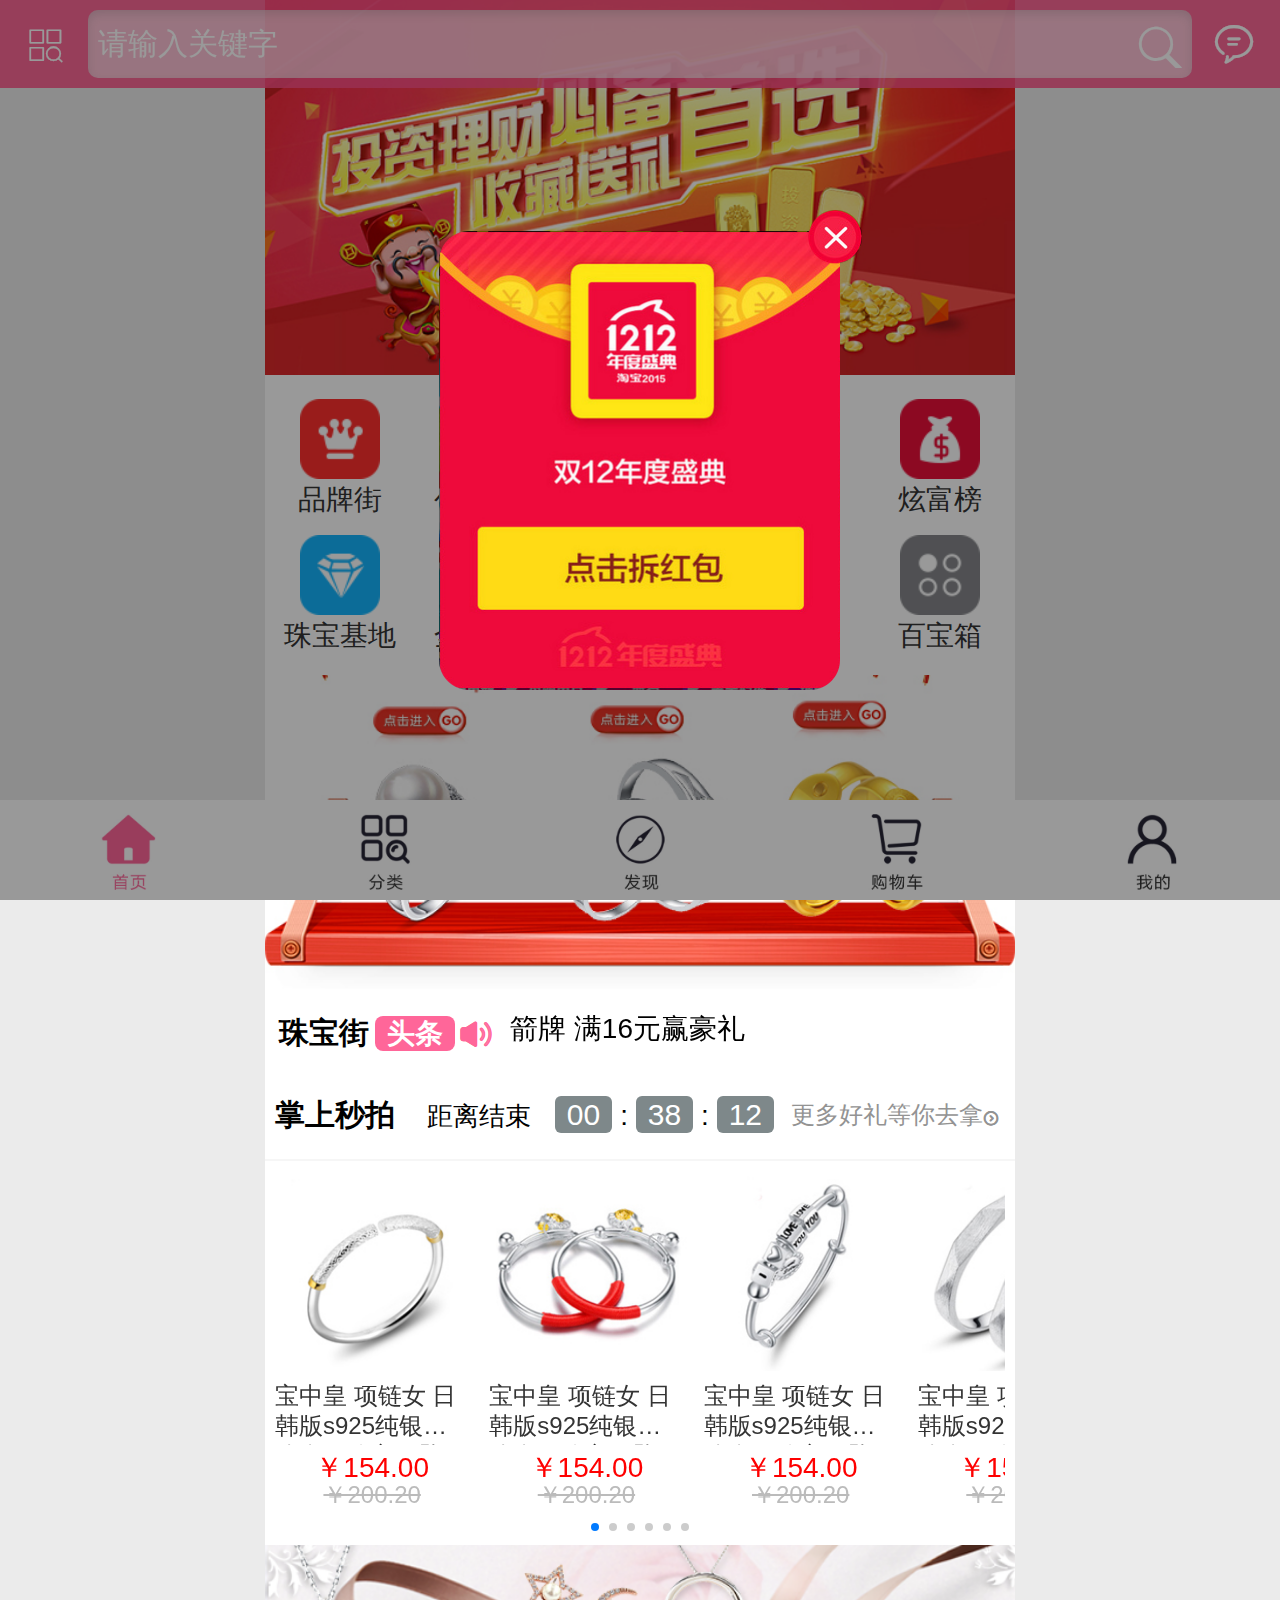
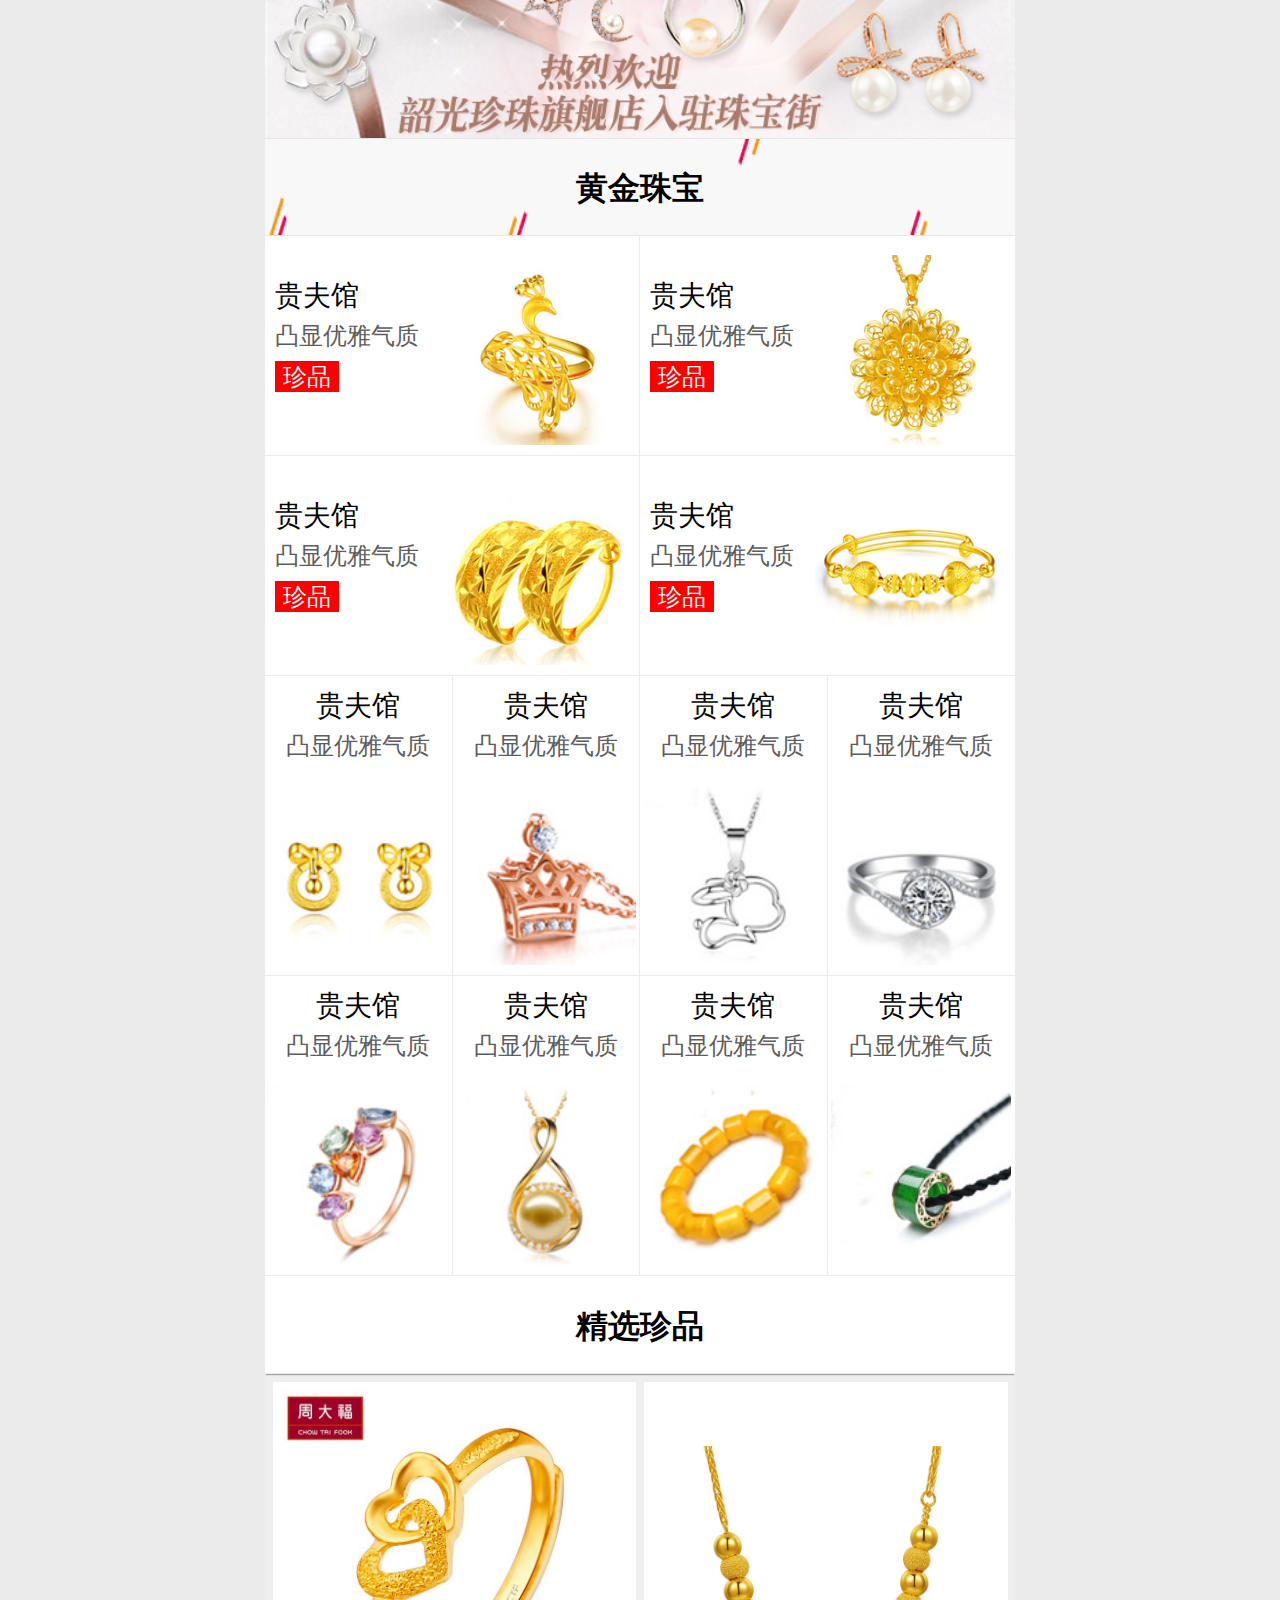
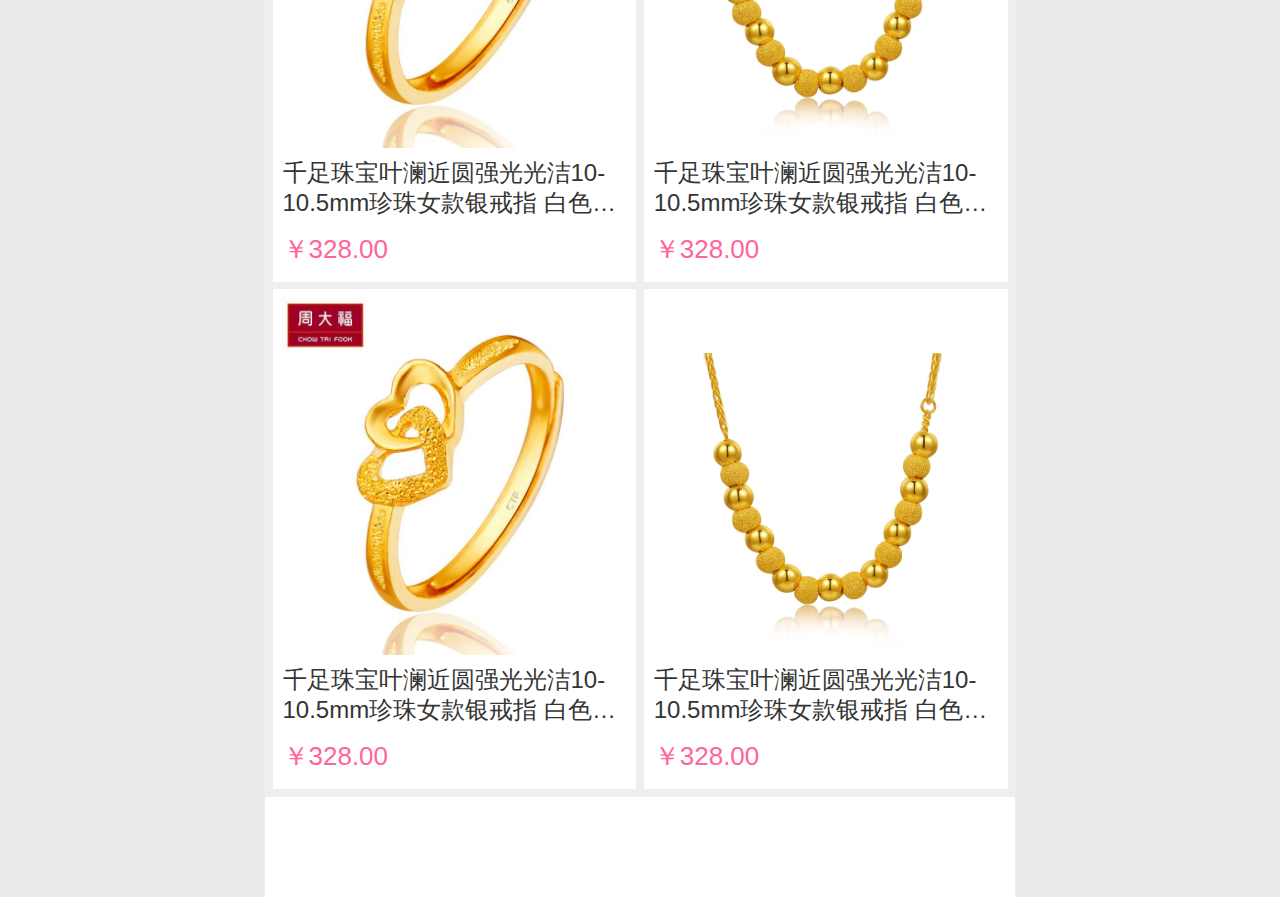
<file: index.html>
<!doctype html>
<html>
<head>
<meta charset="utf-8">
<meta name="keywords" content="珠宝街,珠宝商城,珠宝街手机版,黄金、钻石、彩宝、铂金、银饰、翡翠、玉石、珍珠、水晶、手串、手链、手镯、戒指、佛珠、工艺品、企业礼品定制">
<meta name="description" content="珠宝街、珠宝街手机版-中国最大的珠宝商城网站,在线销售黄金、钻石、彩宝、铂金、银饰、翡翠、玉石、珍珠、水晶、手串、手镯、手链、戒指、项链、手表、眼镜、转运珠、佛珠、工艺品、字画收藏、企业礼品定制等海量珠宝品牌，珠宝知名大牌：周大福、老凤祥、周六福、卡地亚、百泰、菜百、周大生、中国黄金均入驻珠宝街平台，更汇聚全国知名珠宝批发基地，买珠宝,就上珠宝街！">
<meta name="viewport" content="width=device-width, initial-scale=1, maximum-scale=1, minimum-scale=1, user-scalable=no">
<title> 珠宝街 一个做真品的网站，黄金、钻石、彩宝、铂金、银饰、翡翠、珍珠、水晶，买珠宝,就上珠宝街！</title>
<script src="js/adaptive.js"></script>
<link rel="shortcut icon" type="image/x-icon"  href="favicon.ico">
<link rel="stylesheet" type="text/css" href="style/m_base1.css">
<link rel="stylesheet" type="text/css" href="style/swiper-3.4.2.min.css">
<link rel="stylesheet" type="text/css" href="style/m_index.css">
</head>

<body>
<!--tcceng-->
<div class="tcceng">
	<a href="javascript:;" id="close_ldy_tc"></a>
</div>
<div class="mask">
</div>
<!--tcceng-->
<!--header-->
<header class="m_header">
	<a  href="#" class="header_left iconfont">&#xe600;</a>
    <!--search_box-->
    <div class="search_box">
        <form action="" method="post">
        	<input type="search" placeholder="请输入关键字">
            <input type="submit" value="&#xe601;" class="iconfont">
        </form>
    </div>
    <!--search_box end-->
    <a href="#" class="header_right iconfont">&#xe634;</a>
</header>
<!--header end-->
<!--m_layout-->
<div class="m_layout">
	<!--banner-->
    <div class="banner">
    	<!-- swiper-container -->
          <div class="swiper-container swiper-banner">
            <div class="swiper-wrapper">
              <div class="swiper-slide"><a href="#"><img src="images/banner1.jpg"></a></div>
              <div class="swiper-slide"><a href="#"><img src="images/banner2.png"></a></div>
              <div class="swiper-slide"><a href="#"><img src="images/banner3.jpg"></a></div>
              
            </div>
            <!-- Add Pagination -->
            <div class="swiper-pagination banner-pagination"></div>
          </div>
    	<!-- swiper-container end -->
    </div>
    <!--banner end-->
	<!--nav-->
    <nav>
    	<ul>
        	<li>
            	<a href="#">
                    <img src="images/pinpaijie.png">
                    <p>品牌街</p>
                </a>
            </li>
            <li>
            	<a href="#">
                    <img src="images/chuangyidingzhi.png">
                    <p>创意订制</p>
                </a>
            </li>
            <li>
            	<a href="#">
                    <img src="images/mingxingtongkuan.png">
                    <p>明星同款</p>
                </a>
            </li>
            <li>
            	<a href="#">
                    <img src="images/duobaodao.png">
                    <p>夺宝岛</p>
                </a>
            </li>
            <li>
            	<a href="#">
                    <img src="images/xuanfubang.png">
                    <p>炫富榜</p>
                </a>
            </li>
            <li>
            	<a href="#">
                    <img src="images/zhubaojidi.png">
                    <p>珠宝基地</p>
                </a>
            </li>
            <li>
            	<a href="#">
                    <img src="images/quanqiuqudao.png">
                    <p>全球渠道</p>
                </a>
            </li>
            <li>
            	<a href="#">
                    <img src="images/lingquan.png">
                    <p>领券</p>
                </a>
            </li>
            <li>
            	<a href="#">
                    <img src="images/wabaozang.png">
                    <p>挖宝藏</p>
                </a>
            </li>
            <li>
            	<a href="#">
                    <img src="images/gengduo.png">
                    <p>百宝箱</p>
                </a>
            </li>
        </ul>
    </nav>
    <!--nav end-->
    <!--m_show-->
    <section class="m_show clearfix">
    	<a href="#"><img src="images/m_jm1.jpg"></a>
        <a href="#"><img src="images/m_jm2.jpg"></a>
        <a href="#"><img src="images/m_jm3.jpg"></a>
    
    </section>
    <!--m_show end-->
    <!--m_notice-->
    <section class="m_notice">
    	<h2><span>珠宝街</span><b>头条</b><i class="iconfont">&#xe604;</i></h2>
        <!--notice-->
        <div class="notice">
        	<!--swiper-container-->
        	<div class="swiper-container swiper-notice" >
                <div class="swiper-wrapper">
                  <div class="swiper-slide">箭牌 满16元赢豪礼</div>
                  <div class="swiper-slide">箭牌 满16元赢豪礼箭牌 满16元 2</div>
                  <div class="swiper-slide">箭牌 满16元赢豪礼 3</div>
                  <div class="swiper-slide">箭牌 满16元赢豪礼箭牌 满16元赢豪礼 4</div>
                </div>
   			 <!-- Add Pagination -->
    		<!--<div class="swiper-pagination"></div>-->
  		</div>
        <!--swiper-container end-->
        </div>
    	 <!--notice end-->
    </section>
    <!--m_notice end-->
    
    <!--m_seconds_kill-->
    <section class="m_seconds_kill">
    	<!--seconds_bt-->
    	<div class="seconds_bt">
        	<h2>掌上秒拍</h2>
            <div class="time_num">
            	<span>距离结束</span>
                <i>00</i>:
                <i>38</i>:
                <i>12</i>
            </div>
        	<a href="#">
            	更多好礼等你去拿<b class="iconfont">&#xe667;</b>
            </a>
   
        
        </div>
        <!--seconds_bt end-->
        <!--seconds_con-->
        <div class="seconds_con">
        	<div class="swiper-container swiper_seconds">
                <div class="swiper-wrapper">
                  <!--swiper-slide 一项-->
                <div class="swiper-slide">
                 <a href="#">
                  <img src="images/simg1.jpg">
                  <p class="name">宝中皇 项链女 日韩版s925纯银立体皇冠公主吊坠配饰 短款锁骨链送女友</p>
                  <div class="price">
                    <p>￥154.00</p>
                    <s>￥200.20</s> 
                    </div>
                  </a> 
                 </div>
                <!--swiper-slide 一项 end--> 
                <!--swiper-slide 一项-->
                <div class="swiper-slide"> <a href="#"> <img src="images/simg2.jpg">
                  <p class="name">宝中皇 项链女 日韩版s925纯银立体皇冠公主吊坠配饰 短款锁骨链送女友</p>
                  <div class="price">
                    <p>￥154.00</p>
                    <s>￥200.20</s> </div>
                  </a> </div>
                    <!--swiper-slide 一项 end--> 
                    <!--swiper-slide 一项-->
                    <div class="swiper-slide"> <a href="#"> <img src="images/simg3.jpg">
                      <p class="name">宝中皇 项链女 日韩版s925纯银立体皇冠公主吊坠配饰 短款锁骨链送女友</p>
                      <div class="price">
                        <p>￥154.00</p>
                        <s>￥200.20</s> </div>
                      </a> </div>
                    <!--swiper-slide 一项 end--> 
                    <!--swiper-slide 一项-->
                    <div class="swiper-slide"> <a href="#"> <img src="images/simg4.jpg">
                      <p class="name">宝中皇 项链女 日韩版s925纯银立体皇冠公主吊坠配饰 短款锁骨链送女友</p>
                      <div class="price">
                        <p>￥154.00</p>
                        <s>￥200.20</s> </div>
                      </a> </div>
                    <!--swiper-slide 一项 end--> 
                    <!--swiper-slide 一项-->
                    <div class="swiper-slide"> <a href="#"> <img src="images/simg5.jpg">
                      <p class="name">宝中皇 项链女 日韩版s925纯银立体皇冠公主吊坠配饰 短款锁骨链送女友</p>
                      <div class="price">
                        <p>￥154.00</p>
                        <s>￥200.20</s> </div>
                      </a> </div>
                    <!--swiper-slide 一项 end--> 
                    <!--swiper-slide 一项-->
                    <div class="swiper-slide"> <a href="#"> <img src="images/simg6.jpg">
                      <p class="name">宝中皇 项链女 日韩版s925纯银立体皇冠公主吊坠配饰 短款锁骨链送女友</p>
                      <div class="price">
                        <p>￥154.00</p>
                        <s>￥200.20</s> </div>
                      </a> </div>
                    <!--swiper-slide 一项 end--> 
                    <!--swiper-slide 一项-->
                    <div class="swiper-slide"> <a href="#"> <img src="images/simg8.jpg">
                      <p class="name">宝中皇 项链女 日韩版s925纯银立体皇冠公主吊坠配饰 短款锁骨链送女友</p>
                      <div class="price">
                        <p>￥154.00</p>
                        <s>￥200.20</s> </div>
                      </a> </div>
                    <!--swiper-slide 一项 end--> 
                    <!--swiper-slide 一项-->
                    <div class="swiper-slide"> <a href="#"> <img src="images/simg9.jpg">
                      <p class="name">宝中皇 项链女 日韩版s925纯银立体皇冠公主吊坠配饰 短款锁骨链送女友</p>
                      <div class="price">
                        <p>￥154.00</p>
                        <s>￥200.20</s> </div>
                      </a> </div>
                    <!--swiper-slide 一项 end--> 
                  
                </div>
            <!-- Add Pagination -->
            <div class="swiper-pagination seconds-pagination"></div>
          </div>
  
        </div>
         <!--seconds_con end-->
        
    </section>
    <!--m_seconds_kill end-->
    <!--m_banner-->
    <section class="m_adbanner">
    	<a href="#">
    		<img src="images/ad_banner.png">
        </a>
    </section>
    <!--m_banner end-->
    <!--m_floor-->
    <section class="m_floor">
    	<h2 class="tit">黄金珠宝</h2>
        <!--big_list-->
        <ul class="big_list clearfix">
        	<li>
            	<a href="#">
                    <div class="text">
                        <p>贵夫馆</p>
                        <p>凸显优雅气质</p>
                        <span>珍品</span>
                    </div>
                    <img src="images/himg1.jpg" alt="黄金珠宝" title="黄金珠宝">
                </a>
            </li>
            <li>
            	<a href="#">
                    <div class="text">
                        <p>贵夫馆</p>
                        <p>凸显优雅气质</p>
                        <span>珍品</span>
                    </div>
                    <img src="images/himg2.jpg" alt="黄金珠宝" title="黄金珠宝">
                </a>
            </li>
            <li>
            	<a href="#">
                    <div class="text">
                        <p>贵夫馆</p>
                        <p>凸显优雅气质</p>
                        <span>珍品</span>
                    </div>
                    <img src="images/himg3.jpg" alt="黄金珠宝" title="黄金珠宝">
                </a>
            </li>
            <li>
            	<a href="#">
                    <div class="text">
                        <p>贵夫馆</p>
                        <p>凸显优雅气质</p>
                        <span>珍品</span>
                    </div>
                    <img src="images/himg4.png" alt="黄金珠宝" title="黄金珠宝">
                </a>
            </li>
        </ul>
        <!--big_list end-->
        
         <!--small_list-->
        <ul class="small_list clearfix">
        	<li>
            	<a href="#">
                    <div class="text">
                        <p>贵夫馆</p>
                        <p>凸显优雅气质</p>
                    </div>
                    <img src="images/himg5.jpg" alt="黄金珠宝" title="黄金珠宝">
                </a>
            </li>
            <li>
            	<a href="#">
                    <div class="text">
                        <p>贵夫馆</p>
                        <p>凸显优雅气质</p>
                    </div>
                    <img src="images/himg6.jpg" alt="黄金珠宝" title="黄金珠宝">
                </a>
            </li>
            <li>
            	<a href="#">
                    <div class="text">
                        <p>贵夫馆</p>
                        <p>凸显优雅气质</p>

                    </div>
                    <img src="images/himg7.jpg" alt="黄金珠宝" title="黄金珠宝">
                </a>
            </li>
            <li>
            	<a href="#">
                    <div class="text">
                        <p>贵夫馆</p>
                        <p>凸显优雅气质</p>
                    </div>
                    <img src="images/himg8.jpg" alt="黄金珠宝" title="黄金珠宝">
                </a>
            </li>
            <li>
            	<a href="#">
                    <div class="text">
                        <p>贵夫馆</p>
                        <p>凸显优雅气质</p>
                    </div>
                    <img src="images/himg9.jpg" alt="黄金珠宝" title="黄金珠宝">
                </a>
            </li>
            <li>
            	<a href="#">
                    <div class="text">
                        <p>贵夫馆</p>
                        <p>凸显优雅气质</p>
                    </div>
                    <img src="images/himg10.jpg" alt="黄金珠宝" title="黄金珠宝">
                </a>
            </li>
            <li>
            	<a href="#">
                    <div class="text">
                        <p>贵夫馆</p>
                        <p>凸显优雅气质</p>

                    </div>
                    <img src="images/himg11.jpg" alt="黄金珠宝" title="黄金珠宝">
                </a>
            </li>
            <li>
            	<a href="#">
                    <div class="text">
                        <p>贵夫馆</p>
                        <p>凸显优雅气质</p>
                    </div>
                    <img src="images/himg12.jpg" alt="黄金珠宝" title="黄金珠宝">
                </a>
            </li>
        </ul>
        <!--small_list end-->
    </section>
    <!--m_floor end-->
    <section class="m_floor refind ">
    	<h2 class="tit">精选珍品</h2>
        <ul class="refind_con clearfix">
        	<li>
            	<a href="#">
                	<img src="images/jimg4.jpg">
                    <p class="name" >千足珠宝叶澜近圆强光光洁10-10.5mm珍珠女款银戒指 白色  14# 10-10.5mm</p>
                    <p class="price">￥328.00</p>
                </a>
            </li>
            <li>
            	<a href="#">
                	<img src="images/jimg5.jpg">
                    <p class="name" >千足珠宝叶澜近圆强光光洁10-10.5mm珍珠女款银戒指 白色  14# 10-10.5mm</p>
                    <p class="price">￥328.00</p>
                </a>
            </li>
            <li>
            	<a href="#">
                	<img src="images/jimg4.jpg">
                    <p class="name" >千足珠宝叶澜近圆强光光洁10-10.5mm珍珠女款银戒指 白色  14# 10-10.5mm</p>
                    <p class="price">￥328.00</p>
                </a>
            </li>
            <li>
            	<a href="#">
                	<img src="images/jimg5.jpg">
                    <p class="name" >千足珠宝叶澜近圆强光光洁10-10.5mm珍珠女款银戒指 白色  14# 10-10.5mm</p>
                    <p class="price">￥328.00</p>
                </a>
            </li>
            
        
        
        
        
        
        </ul>
    </section>
    
</div>
<!--m_layout end-->
<!--footer-->
<footer>
	<ul>
    	<li class="active">
        	<a href="index.html"></a>
        </li>
        <li>
        	<a href="category.html"></a>
        </li>
        <li>
        	<a href="#"></a>
        </li>
        <li>
        	<a href="#"></a>
        </li>
        <li>
        	<a href="#"></a>
        </li>
    </ul>
</footer>
<!--footer end-->

<script src="js/jquery-1.10.1.min.js"></script>
<script>
$(document).ready(function(){
  $("#close_ldy_tc").click(function(){
    $(".tcceng").hide();
	$(".mask").hide();
  });
 
});
</script>
<script src="js/swiper-3.4.2.min.js"></script>
		<script>
        var swiper = new Swiper('.swiper-banner', {
			autoplay : 3000,
			loop : true,
			/*用户操作swiper之后，是否禁止autoplay。默认为true：停止。*/
			autoplayDisableOnInteraction : false,
           // 如果需要分页器
    		pagination: '.banner-pagination'
        });
</script>

<script>
    var swiper = new Swiper('.swiper-notice', {
      direction: 'vertical',
     autoplay : 3000,
	loop : true,
     
    });
  </script>
 <script>
    var swiper = new Swiper('.swiper_seconds', {
      slidesPerView: 3.5,
      spaceBetween: 20,
      centeredSlides: false,
	  // 如果需要分页器
    pagination: '.seconds-pagination'
     
    });
  </script>
</body>
</html>
</file>
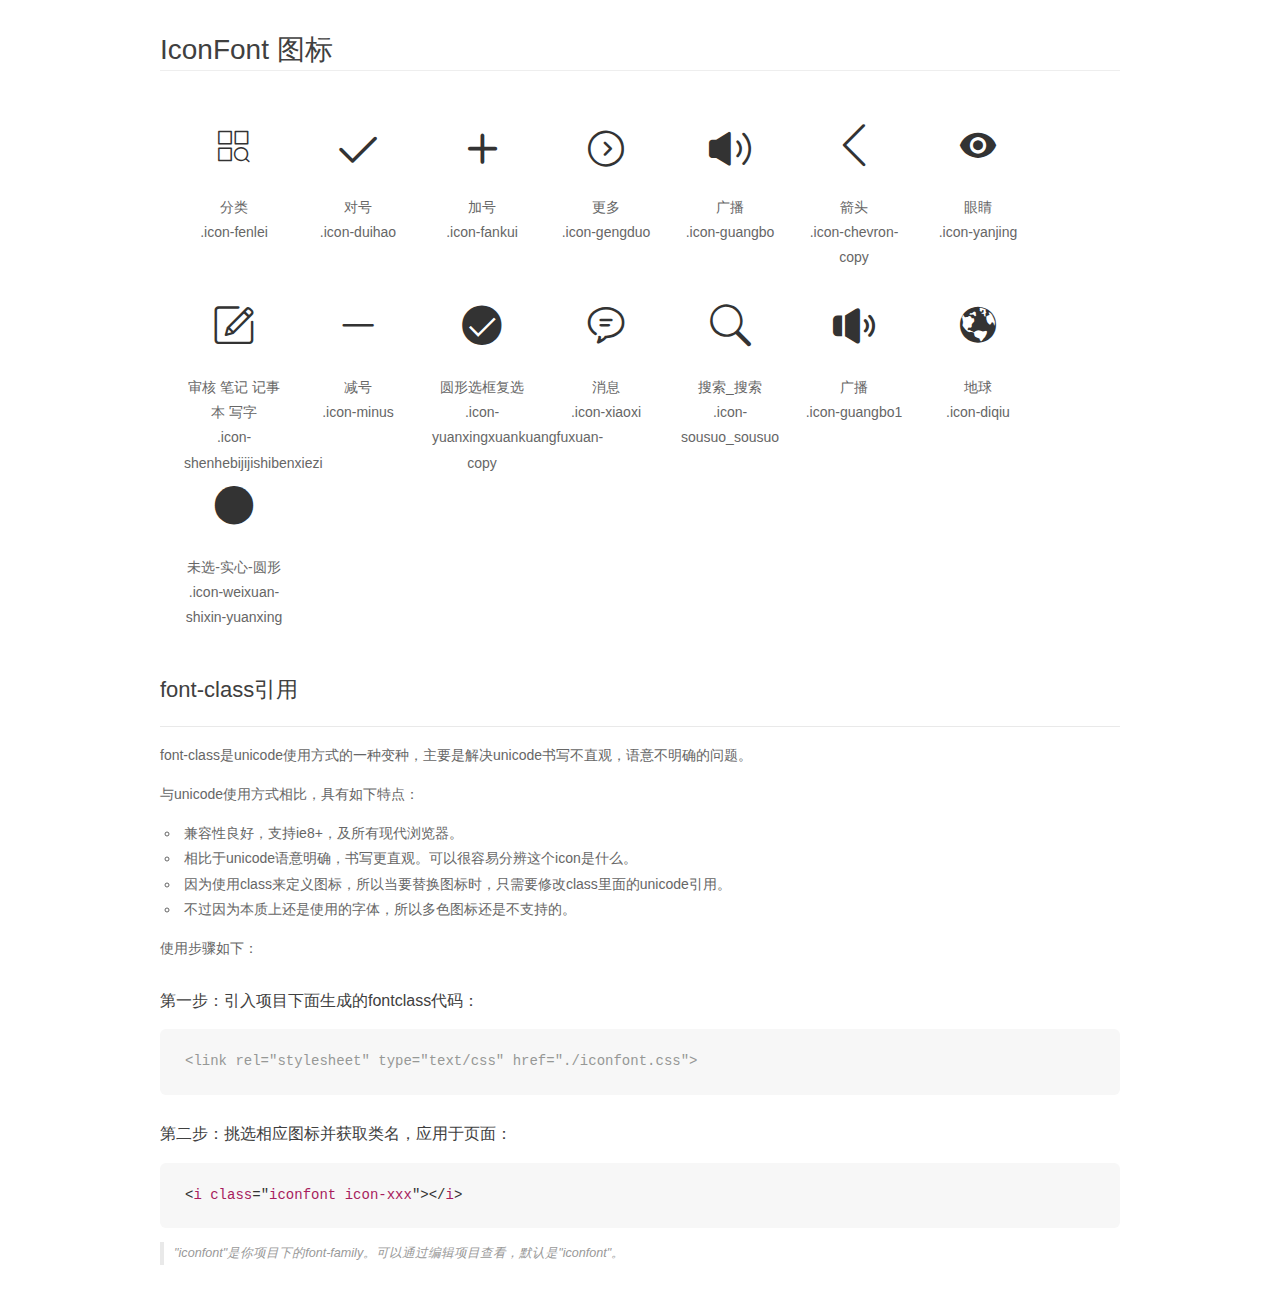
<file: font_281939_9atd0b8w8nay8pvi/demo_fontclass.html>
<!DOCTYPE html>
<html>
<head>
    <meta charset="utf-8"/>
    <title>IconFont</title>
    <link rel="stylesheet" href="demo.css">
    <link rel="stylesheet" href="iconfont.css">
</head>
<body>
    <div class="main markdown">
        <h1>IconFont 图标</h1>
        <ul class="icon_lists clear">
            
                <li>
                <i class="icon iconfont icon-fenlei"></i>
                    <div class="name">分类</div>
                    <div class="fontclass">.icon-fenlei</div>
                </li>
            
                <li>
                <i class="icon iconfont icon-duihao"></i>
                    <div class="name">对号</div>
                    <div class="fontclass">.icon-duihao</div>
                </li>
            
                <li>
                <i class="icon iconfont icon-fankui"></i>
                    <div class="name">加号</div>
                    <div class="fontclass">.icon-fankui</div>
                </li>
            
                <li>
                <i class="icon iconfont icon-gengduo"></i>
                    <div class="name">更多</div>
                    <div class="fontclass">.icon-gengduo</div>
                </li>
            
                <li>
                <i class="icon iconfont icon-guangbo"></i>
                    <div class="name">广播</div>
                    <div class="fontclass">.icon-guangbo</div>
                </li>
            
                <li>
                <i class="icon iconfont icon-chevron-copy"></i>
                    <div class="name">箭头</div>
                    <div class="fontclass">.icon-chevron-copy</div>
                </li>
            
                <li>
                <i class="icon iconfont icon-yanjing"></i>
                    <div class="name">眼睛</div>
                    <div class="fontclass">.icon-yanjing</div>
                </li>
            
                <li>
                <i class="icon iconfont icon-shenhebijijishibenxiezi"></i>
                    <div class="name">审核 笔记 记事本 写字</div>
                    <div class="fontclass">.icon-shenhebijijishibenxiezi</div>
                </li>
            
                <li>
                <i class="icon iconfont icon-minus"></i>
                    <div class="name">减号</div>
                    <div class="fontclass">.icon-minus</div>
                </li>
            
                <li>
                <i class="icon iconfont icon-yuanxingxuankuangfuxuan-copy"></i>
                    <div class="name">圆形选框复选</div>
                    <div class="fontclass">.icon-yuanxingxuankuangfuxuan-copy</div>
                </li>
            
                <li>
                <i class="icon iconfont icon-xiaoxi"></i>
                    <div class="name">消息</div>
                    <div class="fontclass">.icon-xiaoxi</div>
                </li>
            
                <li>
                <i class="icon iconfont icon-sousuo_sousuo"></i>
                    <div class="name">搜索_搜索</div>
                    <div class="fontclass">.icon-sousuo_sousuo</div>
                </li>
            
                <li>
                <i class="icon iconfont icon-guangbo1"></i>
                    <div class="name">广播</div>
                    <div class="fontclass">.icon-guangbo1</div>
                </li>
            
                <li>
                <i class="icon iconfont icon-diqiu"></i>
                    <div class="name">地球</div>
                    <div class="fontclass">.icon-diqiu</div>
                </li>
            
                <li>
                <i class="icon iconfont icon-weixuan-shixin-yuanxing"></i>
                    <div class="name">未选-实心-圆形</div>
                    <div class="fontclass">.icon-weixuan-shixin-yuanxing</div>
                </li>
            
        </ul>

        <h2 id="font-class-">font-class引用</h2>
        <hr>

        <p>font-class是unicode使用方式的一种变种，主要是解决unicode书写不直观，语意不明确的问题。</p>
        <p>与unicode使用方式相比，具有如下特点：</p>
        <ul>
        <li>兼容性良好，支持ie8+，及所有现代浏览器。</li>
        <li>相比于unicode语意明确，书写更直观。可以很容易分辨这个icon是什么。</li>
        <li>因为使用class来定义图标，所以当要替换图标时，只需要修改class里面的unicode引用。</li>
        <li>不过因为本质上还是使用的字体，所以多色图标还是不支持的。</li>
        </ul>
        <p>使用步骤如下：</p>
        <h3 id="-fontclass-">第一步：引入项目下面生成的fontclass代码：</h3>


        <pre><code class="lang-js hljs javascript"><span class="hljs-comment">&lt;link rel="stylesheet" type="text/css" href="./iconfont.css"&gt;</span></code></pre>
        <h3 id="-">第二步：挑选相应图标并获取类名，应用于页面：</h3>
        <pre><code class="lang-css hljs">&lt;<span class="hljs-selector-tag">i</span> <span class="hljs-selector-tag">class</span>="<span class="hljs-selector-tag">iconfont</span> <span class="hljs-selector-tag">icon-xxx</span>"&gt;&lt;/<span class="hljs-selector-tag">i</span>&gt;</code></pre>
        <blockquote>
        <p>"iconfont"是你项目下的font-family。可以通过编辑项目查看，默认是"iconfont"。</p>
        </blockquote>
    </div>
</body>
</html>
</file>
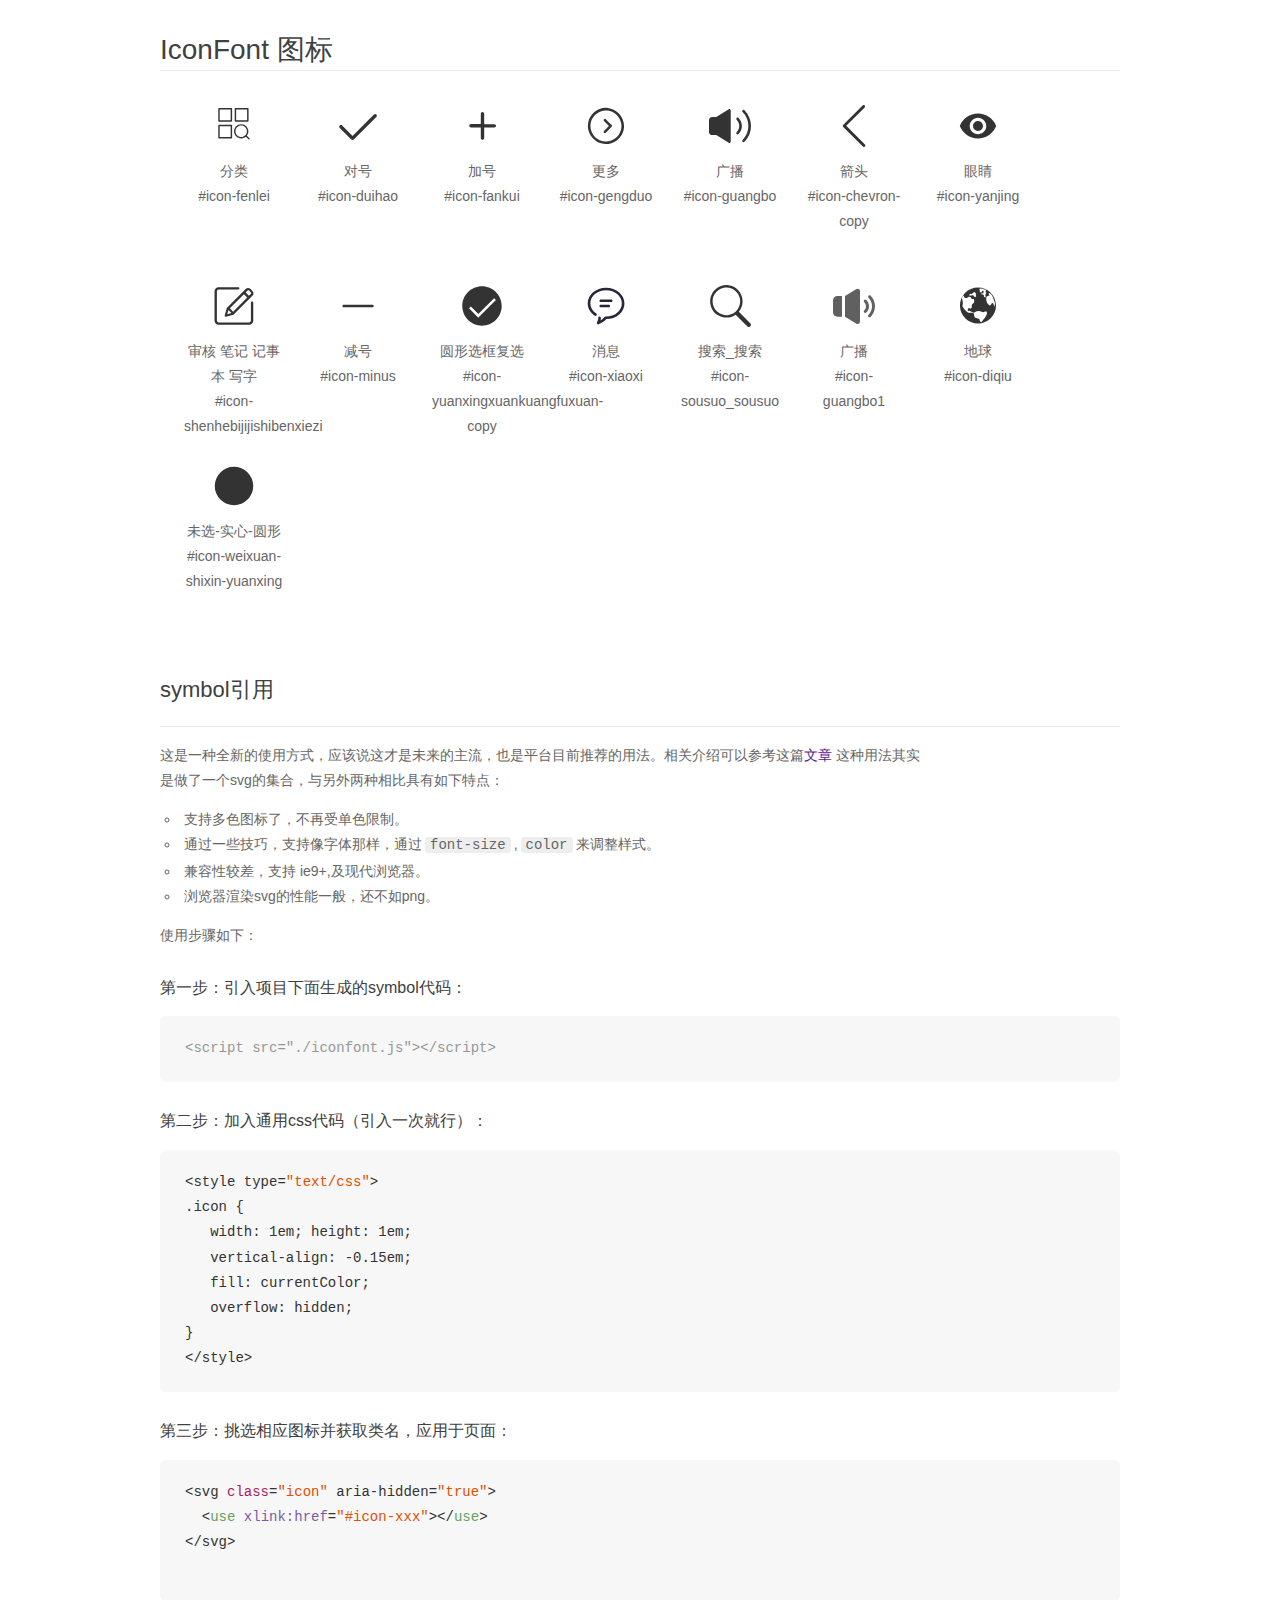
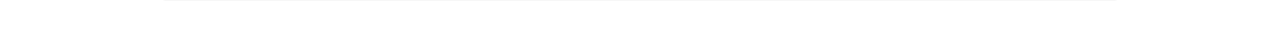
<file: font_281939_9atd0b8w8nay8pvi/demo_symbol.html>
<!DOCTYPE html>
<html>
<head>
    <meta charset="utf-8"/>
    <title>IconFont</title>
    <link rel="stylesheet" href="demo.css">
    <script src="iconfont.js"></script>

    <style type="text/css">
        .icon {
          /* 通过设置 font-size 来改变图标大小 */
          width: 1em; height: 1em;
          /* 图标和文字相邻时，垂直对齐 */
          vertical-align: -0.15em;
          /* 通过设置 color 来改变 SVG 的颜色/fill */
          fill: currentColor;
          /* path 和 stroke 溢出 viewBox 部分在 IE 下会显示
             normalize.css 中也包含这行 */
          overflow: hidden;
        }

    </style>
</head>
<body>
    <div class="main markdown">
        <h1>IconFont 图标</h1>
        <ul class="icon_lists clear">
            
                <li>
                    <svg class="icon" aria-hidden="true">
                        <use xlink:href="#icon-fenlei"></use>
                    </svg>
                    <div class="name">分类</div>
                    <div class="fontclass">#icon-fenlei</div>
                </li>
            
                <li>
                    <svg class="icon" aria-hidden="true">
                        <use xlink:href="#icon-duihao"></use>
                    </svg>
                    <div class="name">对号</div>
                    <div class="fontclass">#icon-duihao</div>
                </li>
            
                <li>
                    <svg class="icon" aria-hidden="true">
                        <use xlink:href="#icon-fankui"></use>
                    </svg>
                    <div class="name">加号</div>
                    <div class="fontclass">#icon-fankui</div>
                </li>
            
                <li>
                    <svg class="icon" aria-hidden="true">
                        <use xlink:href="#icon-gengduo"></use>
                    </svg>
                    <div class="name">更多</div>
                    <div class="fontclass">#icon-gengduo</div>
                </li>
            
                <li>
                    <svg class="icon" aria-hidden="true">
                        <use xlink:href="#icon-guangbo"></use>
                    </svg>
                    <div class="name">广播</div>
                    <div class="fontclass">#icon-guangbo</div>
                </li>
            
                <li>
                    <svg class="icon" aria-hidden="true">
                        <use xlink:href="#icon-chevron-copy"></use>
                    </svg>
                    <div class="name">箭头</div>
                    <div class="fontclass">#icon-chevron-copy</div>
                </li>
            
                <li>
                    <svg class="icon" aria-hidden="true">
                        <use xlink:href="#icon-yanjing"></use>
                    </svg>
                    <div class="name">眼睛</div>
                    <div class="fontclass">#icon-yanjing</div>
                </li>
            
                <li>
                    <svg class="icon" aria-hidden="true">
                        <use xlink:href="#icon-shenhebijijishibenxiezi"></use>
                    </svg>
                    <div class="name">审核 笔记 记事本 写字</div>
                    <div class="fontclass">#icon-shenhebijijishibenxiezi</div>
                </li>
            
                <li>
                    <svg class="icon" aria-hidden="true">
                        <use xlink:href="#icon-minus"></use>
                    </svg>
                    <div class="name">减号</div>
                    <div class="fontclass">#icon-minus</div>
                </li>
            
                <li>
                    <svg class="icon" aria-hidden="true">
                        <use xlink:href="#icon-yuanxingxuankuangfuxuan-copy"></use>
                    </svg>
                    <div class="name">圆形选框复选</div>
                    <div class="fontclass">#icon-yuanxingxuankuangfuxuan-copy</div>
                </li>
            
                <li>
                    <svg class="icon" aria-hidden="true">
                        <use xlink:href="#icon-xiaoxi"></use>
                    </svg>
                    <div class="name">消息</div>
                    <div class="fontclass">#icon-xiaoxi</div>
                </li>
            
                <li>
                    <svg class="icon" aria-hidden="true">
                        <use xlink:href="#icon-sousuo_sousuo"></use>
                    </svg>
                    <div class="name">搜索_搜索</div>
                    <div class="fontclass">#icon-sousuo_sousuo</div>
                </li>
            
                <li>
                    <svg class="icon" aria-hidden="true">
                        <use xlink:href="#icon-guangbo1"></use>
                    </svg>
                    <div class="name">广播</div>
                    <div class="fontclass">#icon-guangbo1</div>
                </li>
            
                <li>
                    <svg class="icon" aria-hidden="true">
                        <use xlink:href="#icon-diqiu"></use>
                    </svg>
                    <div class="name">地球</div>
                    <div class="fontclass">#icon-diqiu</div>
                </li>
            
                <li>
                    <svg class="icon" aria-hidden="true">
                        <use xlink:href="#icon-weixuan-shixin-yuanxing"></use>
                    </svg>
                    <div class="name">未选-实心-圆形</div>
                    <div class="fontclass">#icon-weixuan-shixin-yuanxing</div>
                </li>
            
        </ul>


        <h2 id="symbol-">symbol引用</h2>
        <hr>

        <p>这是一种全新的使用方式，应该说这才是未来的主流，也是平台目前推荐的用法。相关介绍可以参考这篇<a href="">文章</a>
        这种用法其实是做了一个svg的集合，与另外两种相比具有如下特点：</p>
        <ul>
          <li>支持多色图标了，不再受单色限制。</li>
          <li>通过一些技巧，支持像字体那样，通过<code>font-size</code>,<code>color</code>来调整样式。</li>
          <li>兼容性较差，支持 ie9+,及现代浏览器。</li>
          <li>浏览器渲染svg的性能一般，还不如png。</li>
        </ul>
        <p>使用步骤如下：</p>
        <h3 id="-symbol-">第一步：引入项目下面生成的symbol代码：</h3>
        <pre><code class="lang-js hljs javascript"><span class="hljs-comment">&lt;script src="./iconfont.js"&gt;&lt;/script&gt;</span></code></pre>
        <h3 id="-css-">第二步：加入通用css代码（引入一次就行）：</h3>
        <pre><code class="lang-js hljs javascript">&lt;style type=<span class="hljs-string">"text/css"</span>&gt;
.icon {
   width: <span class="hljs-number">1</span>em; height: <span class="hljs-number">1</span>em;
   vertical-align: <span class="hljs-number">-0.15</span>em;
   fill: currentColor;
   overflow: hidden;
}
&lt;<span class="hljs-regexp">/style&gt;</span></code></pre>
        <h3 id="-">第三步：挑选相应图标并获取类名，应用于页面：</h3>
        <pre><code class="lang-js hljs javascript">&lt;svg <span class="hljs-class"><span class="hljs-keyword">class</span></span>=<span class="hljs-string">"icon"</span> aria-hidden=<span class="hljs-string">"true"</span>&gt;<span class="xml"><span class="hljs-tag">
  &lt;<span class="hljs-name">use</span> <span class="hljs-attr">xlink:href</span>=<span class="hljs-string">"#icon-xxx"</span>&gt;</span><span class="hljs-tag">&lt;/<span class="hljs-name">use</span>&gt;</span>
</span>&lt;<span class="hljs-regexp">/svg&gt;
        </span></code></pre>
    </div>
</body>
</html>
</file>
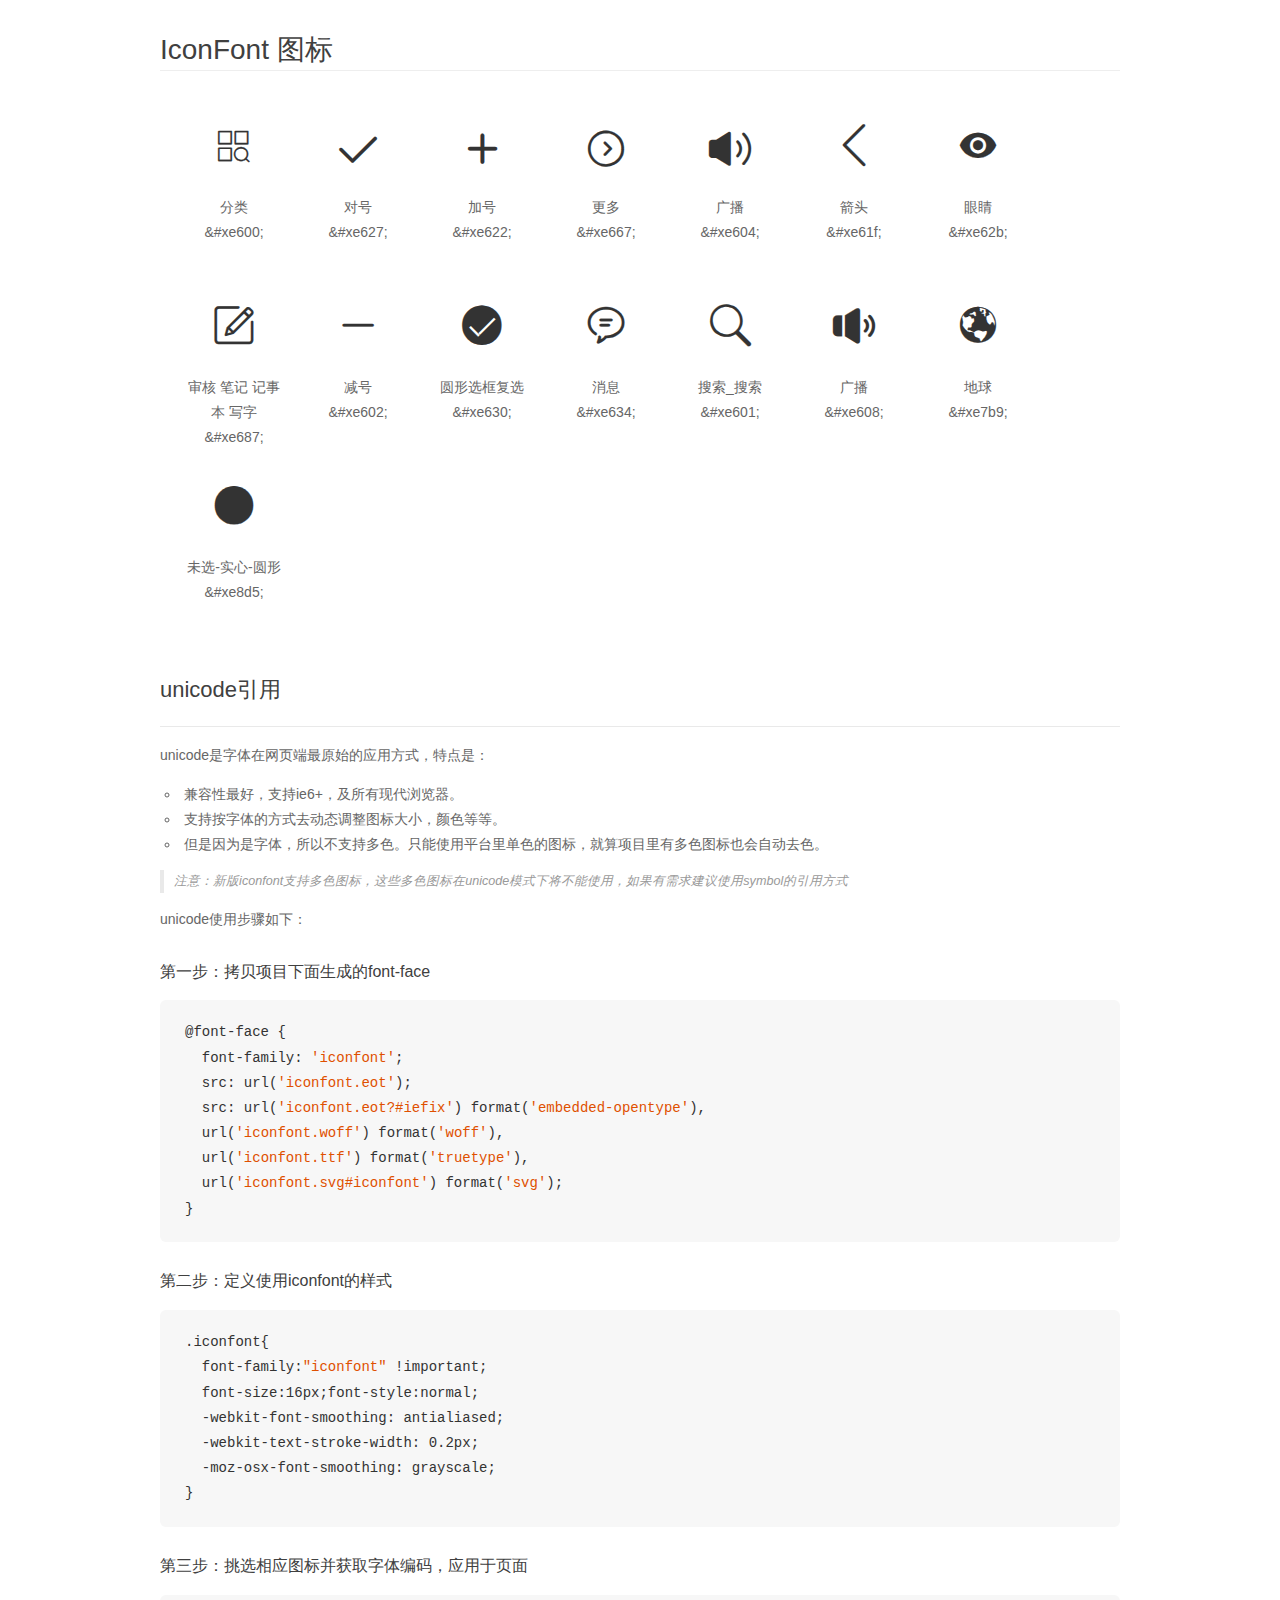
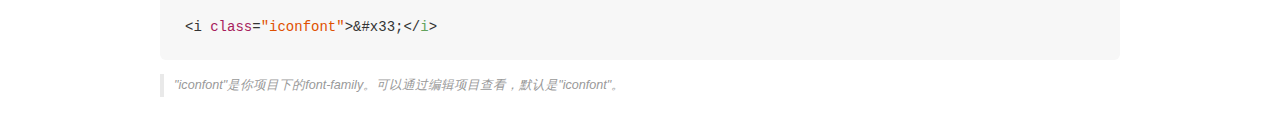
<file: font_281939_9atd0b8w8nay8pvi/demo_unicode.html>
<!DOCTYPE html>
<html>
<head>
    <meta charset="utf-8"/>
    <title>IconFont</title>
    <link rel="stylesheet" href="demo.css">

    <style type="text/css">

        @font-face {font-family: "iconfont";
          src: url('iconfont.eot'); /* IE9*/
          src: url('iconfont.eot#iefix') format('embedded-opentype'), /* IE6-IE8 */
          url('iconfont.woff') format('woff'), /* chrome, firefox */
          url('iconfont.ttf') format('truetype'), /* chrome, firefox, opera, Safari, Android, iOS 4.2+*/
          url('iconfont.svg#iconfont') format('svg'); /* iOS 4.1- */
        }

        .iconfont {
          font-family:"iconfont" !important;
          font-size:16px;
          font-style:normal;
          -webkit-font-smoothing: antialiased;
          -webkit-text-stroke-width: 0.2px;
          -moz-osx-font-smoothing: grayscale;
        }

    </style>
</head>
<body>
    <div class="main markdown">
        <h1>IconFont 图标</h1>
        <ul class="icon_lists clear">
            
                <li>
                <i class="icon iconfont">&#xe600;</i>
                    <div class="name">分类</div>
                    <div class="code">&amp;#xe600;</div>
                </li>
            
                <li>
                <i class="icon iconfont">&#xe627;</i>
                    <div class="name">对号</div>
                    <div class="code">&amp;#xe627;</div>
                </li>
            
                <li>
                <i class="icon iconfont">&#xe622;</i>
                    <div class="name">加号</div>
                    <div class="code">&amp;#xe622;</div>
                </li>
            
                <li>
                <i class="icon iconfont">&#xe667;</i>
                    <div class="name">更多</div>
                    <div class="code">&amp;#xe667;</div>
                </li>
            
                <li>
                <i class="icon iconfont">&#xe604;</i>
                    <div class="name">广播</div>
                    <div class="code">&amp;#xe604;</div>
                </li>
            
                <li>
                <i class="icon iconfont">&#xe61f;</i>
                    <div class="name">箭头</div>
                    <div class="code">&amp;#xe61f;</div>
                </li>
            
                <li>
                <i class="icon iconfont">&#xe62b;</i>
                    <div class="name">眼睛</div>
                    <div class="code">&amp;#xe62b;</div>
                </li>
            
                <li>
                <i class="icon iconfont">&#xe687;</i>
                    <div class="name">审核 笔记 记事本 写字</div>
                    <div class="code">&amp;#xe687;</div>
                </li>
            
                <li>
                <i class="icon iconfont">&#xe602;</i>
                    <div class="name">减号</div>
                    <div class="code">&amp;#xe602;</div>
                </li>
            
                <li>
                <i class="icon iconfont">&#xe630;</i>
                    <div class="name">圆形选框复选</div>
                    <div class="code">&amp;#xe630;</div>
                </li>
            
                <li>
                <i class="icon iconfont">&#xe634;</i>
                    <div class="name">消息</div>
                    <div class="code">&amp;#xe634;</div>
                </li>
            
                <li>
                <i class="icon iconfont">&#xe601;</i>
                    <div class="name">搜索_搜索</div>
                    <div class="code">&amp;#xe601;</div>
                </li>
            
                <li>
                <i class="icon iconfont">&#xe608;</i>
                    <div class="name">广播</div>
                    <div class="code">&amp;#xe608;</div>
                </li>
            
                <li>
                <i class="icon iconfont">&#xe7b9;</i>
                    <div class="name">地球</div>
                    <div class="code">&amp;#xe7b9;</div>
                </li>
            
                <li>
                <i class="icon iconfont">&#xe8d5;</i>
                    <div class="name">未选-实心-圆形</div>
                    <div class="code">&amp;#xe8d5;</div>
                </li>
            
        </ul>
        <h2 id="unicode-">unicode引用</h2>
        <hr>

        <p>unicode是字体在网页端最原始的应用方式，特点是：</p>
        <ul>
        <li>兼容性最好，支持ie6+，及所有现代浏览器。</li>
        <li>支持按字体的方式去动态调整图标大小，颜色等等。</li>
        <li>但是因为是字体，所以不支持多色。只能使用平台里单色的图标，就算项目里有多色图标也会自动去色。</li>
        </ul>
        <blockquote>
        <p>注意：新版iconfont支持多色图标，这些多色图标在unicode模式下将不能使用，如果有需求建议使用symbol的引用方式</p>
        </blockquote>
        <p>unicode使用步骤如下：</p>
        <h3 id="-font-face">第一步：拷贝项目下面生成的font-face</h3>
        <pre><code class="lang-js hljs javascript">@font-face {
  font-family: <span class="hljs-string">'iconfont'</span>;
  src: url(<span class="hljs-string">'iconfont.eot'</span>);
  src: url(<span class="hljs-string">'iconfont.eot?#iefix'</span>) format(<span class="hljs-string">'embedded-opentype'</span>),
  url(<span class="hljs-string">'iconfont.woff'</span>) format(<span class="hljs-string">'woff'</span>),
  url(<span class="hljs-string">'iconfont.ttf'</span>) format(<span class="hljs-string">'truetype'</span>),
  url(<span class="hljs-string">'iconfont.svg#iconfont'</span>) format(<span class="hljs-string">'svg'</span>);
}
</code></pre>
        <h3 id="-iconfont-">第二步：定义使用iconfont的样式</h3>
        <pre><code class="lang-js hljs javascript">.iconfont{
  font-family:<span class="hljs-string">"iconfont"</span> !important;
  font-size:<span class="hljs-number">16</span>px;font-style:normal;
  -webkit-font-smoothing: antialiased;
  -webkit-text-stroke-width: <span class="hljs-number">0.2</span>px;
  -moz-osx-font-smoothing: grayscale;
}
</code></pre>
        <h3 id="-">第三步：挑选相应图标并获取字体编码，应用于页面</h3>
        <pre><code class="lang-js hljs javascript">&lt;i <span class="hljs-class"><span class="hljs-keyword">class</span></span>=<span class="hljs-string">"iconfont"</span>&gt;&amp;#x33;<span class="xml"><span class="hljs-tag">&lt;/<span class="hljs-name">i</span>&gt;</span></span></code></pre>

        <blockquote>
        <p>"iconfont"是你项目下的font-family。可以通过编辑项目查看，默认是"iconfont"。</p>
        </blockquote>
    </div>


</body>
</html>
</file>
<file: style/m_base1.css>
/* CSS Document */
*,::before,::after{ margin:0; padding:0; box-sizing:border-box;}

a, article, aside, audio, b, blockquote, body, canvas, caption, dd,  details,div, dl, dt, em, embed, fieldset, figcaption, figure, footer, form, h1, h2, h3, h4, h5, h6, header, hgroup, html, i, iframe, img, label, legend, li, menu, nav, object, ol, output, p,s, section, small, span, strong, sub, summary, sup, table, tbody, td, tfoot, th, thead, time, tr, tt, u, ul, var, video
 { margin: 0; padding: 0;  -webkit-touch-callout: none;/*当你触摸并按住触摸目标时候，禁止或显示系统默认菜单 */-webkit-tap-highlight-color: rgba(0,0,0,0); }
 
ol, ul,li{ list-style: none;}

table { border-collapse: collapse;/*表格的边线重叠*/ border-spacing: 0; }
input,textarea{resize:none;/*调整尺寸*/ -webkit-user-select: auto !important;} 

:focus{outline:none;}

input[type="submit"], input[type="reset"], input[type="button"], input[type="password"], input[type="text"], input[type="search"], input[type="number"], button {
	-webkit-appearance: none;/* 针对表单的默认的样式进行清除  比如立体效果*/
	outline: none;
}

img{ display:block;vertical-align: middle;border: 0 none;}

a,a:link,a:visited{ text-decoration:none; color:#343434; }
a:hover{ color:#ff6699;
	}
.clearfix:after{content:""; display:block; height:0; clear:both; visibility:hidden;}

.fl{float:left;}
.fr{float:right;}
 
html{font-size:100px;/*表示100px=1rem;       625%    62.5%*/}

body{font-family: "microsoft yahei", "\534E\6587\7EC6\9ED1", Verdana, Arial, Helvetica, sans-serif; 
font-size:24px; background:rgba(204,204,204,0.4); -webkit-user-select:none; /*禁止选中内容*/-webkit-text-size-adjust: none;/*不调整（拉伸）字大小*/}  

                 /*微软雅黑      华文细黑                                         最后一个字体：ios系统默认 */
.m_layout{ width:100%; /*height:1800px;*//*后续再去掉*/ background:rgba(255,255,255,1); max-width:7.5rem; min-width:3.2rem; margin:0 auto;-webkit-overflow-scrolling:touch; position:relative; z-index:100;padding-bottom:1rem;/*注意的地方*/ }

@font-face {
  font-family: 'iconfont';
  src: url('../fonts/iconfont.eot');
  src: url('../fonts/iconfont.eot?#iefix') format('embedded-opentype'),
  url('../fonts/iconfont.woff') format('woff'),
  url('../fonts/iconfont.ttf') format('truetype'),
  url('../fonts/iconfont.svg#iconfont') format('svg');
}
.iconfont{
  font-family:"iconfont" !important;
  font-size:16px;font-style:normal;
  -webkit-font-smoothing: antialiased;
  -webkit-text-stroke-width: 0.2px;
  -moz-osx-font-smoothing: grayscale;
}

/*header*/
header{ width:100%; height:0.88rem; background: rgba(255,81,136,0.85); position:fixed;/*固定定位*/ z-index:1000;}
header .header_left{ width:0.44rem; height:0.44rem; display:block;  font-size:0.44rem; color:#fff; position:absolute; top:0.2rem; left:0.24rem; z-index:10;}
header .search_box{ width:100%; height:0.68rem; position:absolute; top:0.1rem; left:0; padding:0 0.88rem; z-index:9;}
header .search_box form{ width:100%; height:0.68rem; position:relative;/*参照物*/}
header .search_box form input[type="search"]{ width:100%; height:100%; border-radius:0.1rem; border:0 none;background:rgba(255,255,255,0.6); box-shadow:0 0.04rem 0.1rem  rgba(102,102,102,0.2) inset; font-size:0.3rem; padding-left:0.1rem; color:#fff;}
header .search_box form input[type="search"]::-webkit-input-placeholder {
	color: #fff;
}
header .search_box form input[type="submit"]{width:0.44rem; height:0.44rem; background:transparent;/*透明的背景*/ font-size:0.44rem; color:#fff; border:0 none; position:absolute; right:0.1rem; top:0.14rem;}
header .header_right{ width:0.44rem; height:0.44rem; display:block; font-size:0.44rem; color:#fff; position:absolute; top:0.2rem; right:0.24rem; z-index:10;}



/*m_header*/
.m_sub_header{ width:100%; height:0.88rem; background:rgba(254,58,104,0.8); position:fixed;/*参照物6-13新修*/ z-index:20; top:0; z-index:1000;}
.m_sub_header .m_header_l{ width:1.14rem; height:0.54rem; position:absolute; top:0.2rem; left:0.2rem; }
.m_sub_header .m_header_l a{ display:block; width:100%; height:100%; font-size:0.38rem; color:#fff;}
.m_sub_header .m_header_l a img{ width:1.14rem; height:auto;}
.m_sub_header .search_box{ width:100%; height:0.68rem;  position:absolute; top:0.1rem; padding:0 1rem 0 1.36rem;}
.m_sub_header .search_box form{ position:static;/**/}
.m_sub_header .search_box input[type=search]{ width:100%; height:0.68rem; background:rgba(255,255,255,0.5); font-size:0.30rem; padding-left:0.1rem; border-radius:0.1rem; position:relative; border:1px solid rgba(255,255,255,0.5);}
.m_sub_header .search_box input[type=search]::-webkit-input-placeholder { color:#fff;}
.m_sub_header .search_box input[type=submit]{ width:0.44rem; height:0.44rem; background:transparent; position:absolute; right:0.3rem; top:0.12rem;  font-size:0.44rem; color:#fff; border:0 none;}


/*footer*/
footer{ width:100%; height:1rem; background:rgba(255,255,255,1); position:fixed; bottom:0; z-index:1000;}
footer ul{ width:100%; height:100%; display:flex;}
footer ul li{flex:1; padding:0.1rem;}
footer ul li a{ width:100%; height:100%; display:block;}
footer ul li:nth-child(1) a{ background:url(../images/home.jpg) no-repeat center center; background-size: contain;}
footer ul li:nth-child(2) a{ background:url(../images/cat.jpg) no-repeat center center; background-size: contain;}
footer ul li:nth-child(3) a{ background:url(../images/find.jpg) no-repeat center center; background-size: contain;}
footer ul li:nth-child(4) a{ background:url(../images/cart.jpg) no-repeat center center; background-size: contain;}
footer ul li:nth-child(5) a{ background:url(../images/my.jpg) no-repeat center center; background-size: contain;}

footer ul li:nth-child(1).active a{ background:url(../images/H_home.jpg) no-repeat center center; background-size: contain;}
footer ul li:nth-child(2).active a{ background:url(../images/H_cat.jpg) no-repeat center center; background-size: contain;}
footer ul li:nth-child(3).active a{ background:url(../images/H_cart.jpg) no-repeat center center; background-size: contain;}
footer ul li:nth-child(4).active a{ background:url(../images/H_find.jpg) no-repeat center center; background-size: contain;}
footer ul li:nth-child(5).active a{ background:url(../images/H_my.jpg) no-repeat center center; background-size: contain;}
</file>
<file: style/m_index.css>
/* CSS Document */
/*tcceng*/
.mask{ width:100%; height:100%; position:fixed; top:0; left:0; background:rgba(0,0,0,0.4); z-index:2000;}
.tcceng{ width:4.44rem; height:4.8rem; position:fixed; left:50%; top:50%; transform:translate(-50%,-50%); background:url(../images/tcceng.png) no-repeat; z-index:20001; background-size:100% 100%;}
.tcceng a{ width:0.54rem; height:0.54rem; display:block; position:
absolute; right:0; top:0;}

/*banner*/
.banner{ width:100%; }
.banner .swiper-container img{ width:100%;}
.banner .swiper-container .swiper-pagination-bullet{ width:0.2rem; height:0.2rem; opacity:0.4;}
.banner .swiper-container .swiper-pagination-bullet-active{ background: linear-gradient(#ed7098, #ce50ed);  opacity:1;}

/*nav style*/
nav{ width:100%; height:3rem; }
nav ul{ width:100%; height:100%;}
nav ul li{ width:20%; height:1.26rem; float:left; text-align:center; padding-top:0.24rem; margin-bottom:0.1rem;}
nav ul li a{ width:100%; height:100%; display:block;color:#353535;}
nav ul li a img{ margin:0 auto; width:0.8rem; height:0.8rem;}
nav ul li a p{ font-size:0.28rem; margin-top:0.02rem;}
/*m_show*/
.m_show{ width:100%; height:auto; }
.m_show a{ width:33.33%; height:auto; display:block; float:left;}
.m_show a img{ width:100%; height:auto;}
/*m_noitce*/
.m_notice{ width:100%; height:0.8rem; /*background:rgba(204,102,255,1);*/ padding:0 0.14rem;}
.m_notice h2{ width:32%; height:100%; float:left; line-height:0.8rem;}
.m_notice h2 span{ font-size:0.3rem;}
.m_notice h2 i{ color:#ff6699; font-size:0.3rem;}
.m_notice h2 b{ padding:0.02rem 0.12rem; background:#ff6699; color:#fff; font-size:0.28rem; border-radius:0.08rem; margin:0 0.06rem;}
.m_notice .notice{ width:68%; height:100%; float:right;}
.m_notice .notice .swiper-container { width:100%; height:100%;}
.m_notice .notice .swiper-container .swiper-slide{ width:100%; height:100%; line-height:0.8rem; white-space:nowrap; overflow:hidden; text-overflow:ellipsis; font-size:0.28rem;}

/*m_seconds_kill*/
.m_seconds_kill{ width:100%; background:/*rgba(204,153,204,1);*/}
.m_seconds_kill .seconds_bt{ width:100%; height:0.92rem; /*background:rgba(0,102,204,1);*/ padding:0 0.1rem; display:flex;/*伸缩布局*/ line-height:0.92rem; border-bottom:0.02rem solid #f6f6f6;}
.m_seconds_kill .seconds_bt h2{ width:1.2rem; height:100%; font-size:0.3rem;}
.m_seconds_kill .seconds_bt .time_num{ flex:1;/*分配的比例*/ /*background:rgba(204,153,102,1);*/}
.m_seconds_kill .seconds_bt .time_num span{ font-size:0.26rem; margin:0 0.16rem 0 0.32rem;}
.m_seconds_kill .seconds_bt .time_num i{ font-style:normal; padding:0.02rem 0.12rem; background:#7e888a; color:#fff; font-size:0.3rem; border-radius:0.06rem; margin-right:0.08rem;}

.m_seconds_kill .seconds_bt a{ width:2.14rem; height:100%; display:block; font-size:0.24rem; color:#939393;}
.m_seconds_kill .seconds_con{ width:100%; height:3.84rem;/* background:rgba(153,153,255,1);*/ padding:0.1rem 0.1rem 0 0.1rem; }
.m_seconds_kill .seconds_con .swiper-slide img{ width:2rem; height:2rem;}
.m_seconds_kill .seconds_con .swiper-slide .name{ width:100%; height:0.64rem; font-size:0.24rem; margin-top:0.1rem;line-height:0.3rem;
display: -webkit-box;
-webkit-box-orient: vertical; 
-webkit-line-clamp: 2;   
overflow: hidden;
text-overflow:ellipsis;}
.m_seconds_kill .seconds_con .swiper-slide .price{ text-align:center; font-size:0.28rem; color:#fe0000; line-height:0.26rem; margin-top:0.1rem;}
.m_seconds_kill .seconds_con .swiper-slide .price s{ text-decoration:line-through; font-size:0.24rem;  color:#bbbbbb; }

.m_seconds_kill .swiper-container{ padding-bottom:0.4rem;}

/*m_adbanner*/
.m_adbanner{ width:100%;}
.m_adbanner img{ width:100%; max-width:100%;}

/*m_floor*/
.m_floor{ width:100%; height:auto; }
.m_floor .tit{ width:100%; height:0.98rem; background:#f8f8f8 url(../images/if_bg.png) no-repeat center center;
background-size:100% 100%; text-align:center; line-height:0.98rem; font-size:0.32rem; /*font-weight:200;*/
border-bottom:1px solid rgba(153,153,153,0.2);border-top:1px solid rgba(153,153,153,0.2);}
.m_floor .big_list{ width:100%; height:auto;}
/*big_list*/
.m_floor .big_list li{ width:50%; height:2.2rem; border-right:1px solid rgba(153,153,153,0.2);border-bottom:1px solid rgba(153,153,153,0.2); float:left; padding-left:0.1rem; padding-top:0.4rem; position:relative;/*参照*/}
.m_floor .big_list li:nth-child(2n){ border-right:0 none;}
.m_floor .big_list li .text{ width:100%; line-height:0.4rem; position:relative; z-index:11;}
.m_floor .big_list li .text p:nth-child(1){ font-size:0.28rem; color:#000;}
.m_floor .big_list li .text p:nth-child(2){ font-size:0.24rem; color:#5d5d5d;}
.m_floor .big_list li .text span{ background:#fe0000; color:#fff; font-size:0.24rem; padding:0.02rem 0.08rem;}
.m_floor .big_list li img{ width:auto; height:1.9rem; position:absolute; right:0.1rem; bottom:0.1rem; z-index:10;}

/*refind*/
.m_floor.refind{ width:100%; height:auto; }
.m_floor.refind .tit{ width:100%; height:0.98rem; background:#fff;
text-align:center; line-height:0.98rem; font-size:0.32rem; /*font-weight:200;*/
border-bottom:1px solid rgba(153,153,153,0.2);border-top:1px solid rgba(153,153,153,0); box-shadow:0 2px 1px  -1px rgba(51,51,51,0.4); position:relative;}
.refind .refind_con{
	width:100%; background:#eeeeee; padding-bottom:1%;}
.refind .refind_con li{ width:48.5%; height:5rem; background:rgba(255,255,255,1); overflow:hidden; float:left; margin-left:1% ; margin-top:1%;}
.refind .refind_con li a{ width:100%; height:100%; display:block;}
.refind .refind_con li a img{ width:auto; height:3.66rem;/*注意*/}
.refind .refind_con li a .name{ width:100%; height:0.64rem; font-size:0.24rem; margin-top:0.1rem;line-height:0.3rem;
display: -webkit-box;
-webkit-box-orient: vertical; 
-webkit-line-clamp: 2;   
overflow: hidden;
text-overflow:ellipsis; padding:0 0.1rem;}

.refind .refind_con li a .price{color:#ff659a; font-size:0.26rem; margin-top:0.1rem; padding:0 0.1rem;}



/*small_list*/
.m_floor .small_list{ width:100%; height:auto;}
.m_floor .small_list li{ width:25%; height:3rem; border-right:1px solid rgba(153,153,153,0.2);border-bottom:1px solid rgba(153,153,153,0.2); float:left; text-align:center; padding-top:0.1rem; position:relative;/*参照*/}
.m_floor .small_list li:nth-child(4n){ border-right:0 none;}
.m_floor .small_list li .text{ width:100%; line-height:0.4rem; position:relative; z-index:11;}
.m_floor .small_list li .text p:nth-child(1){ font-size:0.28rem; color:#000;}
.m_floor .small_list li .text p:nth-child(2){ font-size:0.24rem; color:#5d5d5d;}
.m_floor .small_list li .text span{ background:#fe0000; color:#fff; font-size:0.24rem; padding:0.02rem 0.08rem;}
.m_floor .small_list li img{ width:auto; height:1.8rem; position:absolute; left:50%; transform:translateX(-50%); bottom:0.1rem; z-index:10;}
</file>
<file: font_281939_9atd0b8w8nay8pvi/iconfont.css>
@font-face {font-family: "iconfont";
  src: url('iconfont.eot?t=1512618962007'); /* IE9*/
  src: url('iconfont.eot?t=1512618962007#iefix') format('embedded-opentype'), /* IE6-IE8 */
  url('[data-uri]') format('woff'),
  url('iconfont.ttf?t=1512618962007') format('truetype'), /* chrome, firefox, opera, Safari, Android, iOS 4.2+*/
  url('iconfont.svg?t=1512618962007#iconfont') format('svg'); /* iOS 4.1- */
}

.iconfont {
  font-family:"iconfont" !important;
  font-size:16px;
  font-style:normal;
  -webkit-font-smoothing: antialiased;
  -moz-osx-font-smoothing: grayscale;
}

.icon-fenlei:before { content: "\e600"; }

.icon-duihao:before { content: "\e627"; }

.icon-fankui:before { content: "\e622"; }

.icon-gengduo:before { content: "\e667"; }

.icon-guangbo:before { content: "\e604"; }

.icon-chevron-copy:before { content: "\e61f"; }

.icon-yanjing:before { content: "\e62b"; }

.icon-shenhebijijishibenxiezi:before { content: "\e687"; }

.icon-minus:before { content: "\e602"; }

.icon-yuanxingxuankuangfuxuan-copy:before { content: "\e630"; }

.icon-xiaoxi:before { content: "\e634"; }

.icon-sousuo_sousuo:before { content: "\e601"; }

.icon-guangbo1:before { content: "\e608"; }

.icon-diqiu:before { content: "\e7b9"; }

.icon-weixuan-shixin-yuanxing:before { content: "\e8d5"; }
</file>
<file: font_281939_9atd0b8w8nay8pvi/demo.css>
*{margin: 0;padding: 0;list-style: none;}
/*
KISSY CSS Reset
理念：1. reset 的目的不是清除浏览器的默认样式，这仅是部分工作。清除和重置是紧密不可分的。
2. reset 的目的不是让默认样式在所有浏览器下一致，而是减少默认样式有可能带来的问题。
3. reset 期望提供一套普适通用的基础样式。但没有银弹，推荐根据具体需求，裁剪和修改后再使用。
特色：1. 适应中文；2. 基于最新主流浏览器。
维护：玉伯<lifesinger@gmail.com>, 正淳<ragecarrier@gmail.com>
 */

/** 清除内外边距 **/
body, h1, h2, h3, h4, h5, h6, hr, p, blockquote, /* structural elements 结构元素 */
dl, dt, dd, ul, ol, li, /* list elements 列表元素 */
pre, /* text formatting elements 文本格式元素 */
form, fieldset, legend, button, input, textarea, /* form elements 表单元素 */
th, td /* table elements 表格元素 */ {
  margin: 0;
  padding: 0;
}

/** 设置默认字体 **/
body,
button, input, select, textarea /* for ie */ {
  font: 12px/1.5 tahoma, arial, \5b8b\4f53, sans-serif;
}
h1, h2, h3, h4, h5, h6 { font-size: 100%; }
address, cite, dfn, em, var { font-style: normal; } /* 将斜体扶正 */
code, kbd, pre, samp { font-family: courier new, courier, monospace; } /* 统一等宽字体 */
small { font-size: 12px; } /* 小于 12px 的中文很难阅读，让 small 正常化 */

/** 重置列表元素 **/
ul, ol { list-style: none; }

/** 重置文本格式元素 **/
a { text-decoration: none; }
a:hover { text-decoration: underline; }


/** 重置表单元素 **/
legend { color: #000; } /* for ie6 */
fieldset, img { border: 0; } /* img 搭车：让链接里的 img 无边框 */
button, input, select, textarea { font-size: 100%; } /* 使得表单元素在 ie 下能继承字体大小 */
/* 注：optgroup 无法扶正 */

/** 重置表格元素 **/
table { border-collapse: collapse; border-spacing: 0; }

/* 清除浮动 */
.ks-clear:after, .clear:after {
  content: '\20';
  display: block;
  height: 0;
  clear: both;
}
.ks-clear, .clear {
  *zoom: 1;
}

.main {
  padding: 30px 100px;
width: 960px;
margin: 0 auto;
}
.main h1{font-size:36px; color:#333; text-align:left;margin-bottom:30px; border-bottom: 1px solid #eee;}

.helps{margin-top:40px;}
.helps pre{
  padding:20px;
  margin:10px 0;
  border:solid 1px #e7e1cd;
  background-color: #fffdef;
  overflow: auto;
}

.icon_lists{
  width: 100% !important;

}

.icon_lists li{
  float:left;
  width: 100px;
  height:180px;
  text-align: center;
  list-style: none !important;
}
.icon_lists .icon{
  font-size: 42px;
  line-height: 100px;
  margin: 10px 0;
  color:#333;
  -webkit-transition: font-size 0.25s ease-out 0s;
  -moz-transition: font-size 0.25s ease-out 0s;
  transition: font-size 0.25s ease-out 0s;

}
.icon_lists .icon:hover{
  font-size: 100px;
}



.markdown {
  color: #666;
  font-size: 14px;
  line-height: 1.8;
}

.highlight {
  line-height: 1.5;
}

.markdown img {
  vertical-align: middle;
  max-width: 100%;
}

.markdown h1 {
  color: #404040;
  font-weight: 500;
  line-height: 40px;
  margin-bottom: 24px;
}

.markdown h2,
.markdown h3,
.markdown h4,
.markdown h5,
.markdown h6 {
  color: #404040;
  margin: 1.6em 0 0.6em 0;
  font-weight: 500;
  clear: both;
}

.markdown h1 {
  font-size: 28px;
}

.markdown h2 {
  font-size: 22px;
}

.markdown h3 {
  font-size: 16px;
}

.markdown h4 {
  font-size: 14px;
}

.markdown h5 {
  font-size: 12px;
}

.markdown h6 {
  font-size: 12px;
}

.markdown hr {
  height: 1px;
  border: 0;
  background: #e9e9e9;
  margin: 16px 0;
  clear: both;
}

.markdown p,
.markdown pre {
  margin: 1em 0;
}

.markdown > p,
.markdown > blockquote,
.markdown > .highlight,
.markdown > ol,
.markdown > ul {
  width: 80%;
}

.markdown ul > li {
  list-style: circle;
}

.markdown > ul li,
.markdown blockquote ul > li {
  margin-left: 20px;
  padding-left: 4px;
}

.markdown > ul li p,
.markdown > ol li p {
  margin: 0.6em 0;
}

.markdown ol > li {
  list-style: decimal;
}

.markdown > ol li,
.markdown blockquote ol > li {
  margin-left: 20px;
  padding-left: 4px;
}

.markdown code {
  margin: 0 3px;
  padding: 0 5px;
  background: #eee;
  border-radius: 3px;
}

.markdown pre {
  border-radius: 6px;
  background: #f7f7f7;
  padding: 20px;
}

.markdown pre code {
  border: none;
  background: #f7f7f7;
  margin: 0;
}

.markdown strong,
.markdown b {
  font-weight: 600;
}

.markdown > table {
  border-collapse: collapse;
  border-spacing: 0px;
  empty-cells: show;
  border: 1px solid #e9e9e9;
  width: 95%;
  margin-bottom: 24px;
}

.markdown > table th {
  white-space: nowrap;
  color: #333;
  font-weight: 600;

}

.markdown > table th,
.markdown > table td {
  border: 1px solid #e9e9e9;
  padding: 8px 16px;
  text-align: left;
}

.markdown > table th {
  background: #F7F7F7;
}

.markdown blockquote {
  font-size: 90%;
  color: #999;
  border-left: 4px solid #e9e9e9;
  padding-left: 0.8em;
  margin: 1em 0;
  font-style: italic;
}

.markdown blockquote p {
  margin: 0;
}

.markdown .anchor {
  opacity: 0;
  transition: opacity 0.3s ease;
  margin-left: 8px;
}

.markdown .waiting {
  color: #ccc;
}

.markdown h1:hover .anchor,
.markdown h2:hover .anchor,
.markdown h3:hover .anchor,
.markdown h4:hover .anchor,
.markdown h5:hover .anchor,
.markdown h6:hover .anchor {
  opacity: 1;
  display: inline-block;
}

.markdown > br,
.markdown > p > br {
  clear: both;
}


.hljs {
  display: block;
  background: white;
  padding: 0.5em;
  color: #333333;
  overflow-x: auto;
}

.hljs-comment,
.hljs-meta {
  color: #969896;
}

.hljs-string,
.hljs-variable,
.hljs-template-variable,
.hljs-strong,
.hljs-emphasis,
.hljs-quote {
  color: #df5000;
}

.hljs-keyword,
.hljs-selector-tag,
.hljs-type {
  color: #a71d5d;
}

.hljs-literal,
.hljs-symbol,
.hljs-bullet,
.hljs-attribute {
  color: #0086b3;
}

.hljs-section,
.hljs-name {
  color: #63a35c;
}

.hljs-tag {
  color: #333333;
}

.hljs-title,
.hljs-attr,
.hljs-selector-id,
.hljs-selector-class,
.hljs-selector-attr,
.hljs-selector-pseudo {
  color: #795da3;
}

.hljs-addition {
  color: #55a532;
  background-color: #eaffea;
}

.hljs-deletion {
  color: #bd2c00;
  background-color: #ffecec;
}

.hljs-link {
  text-decoration: underline;
}

pre{
  background: #fff;
}
</file>
